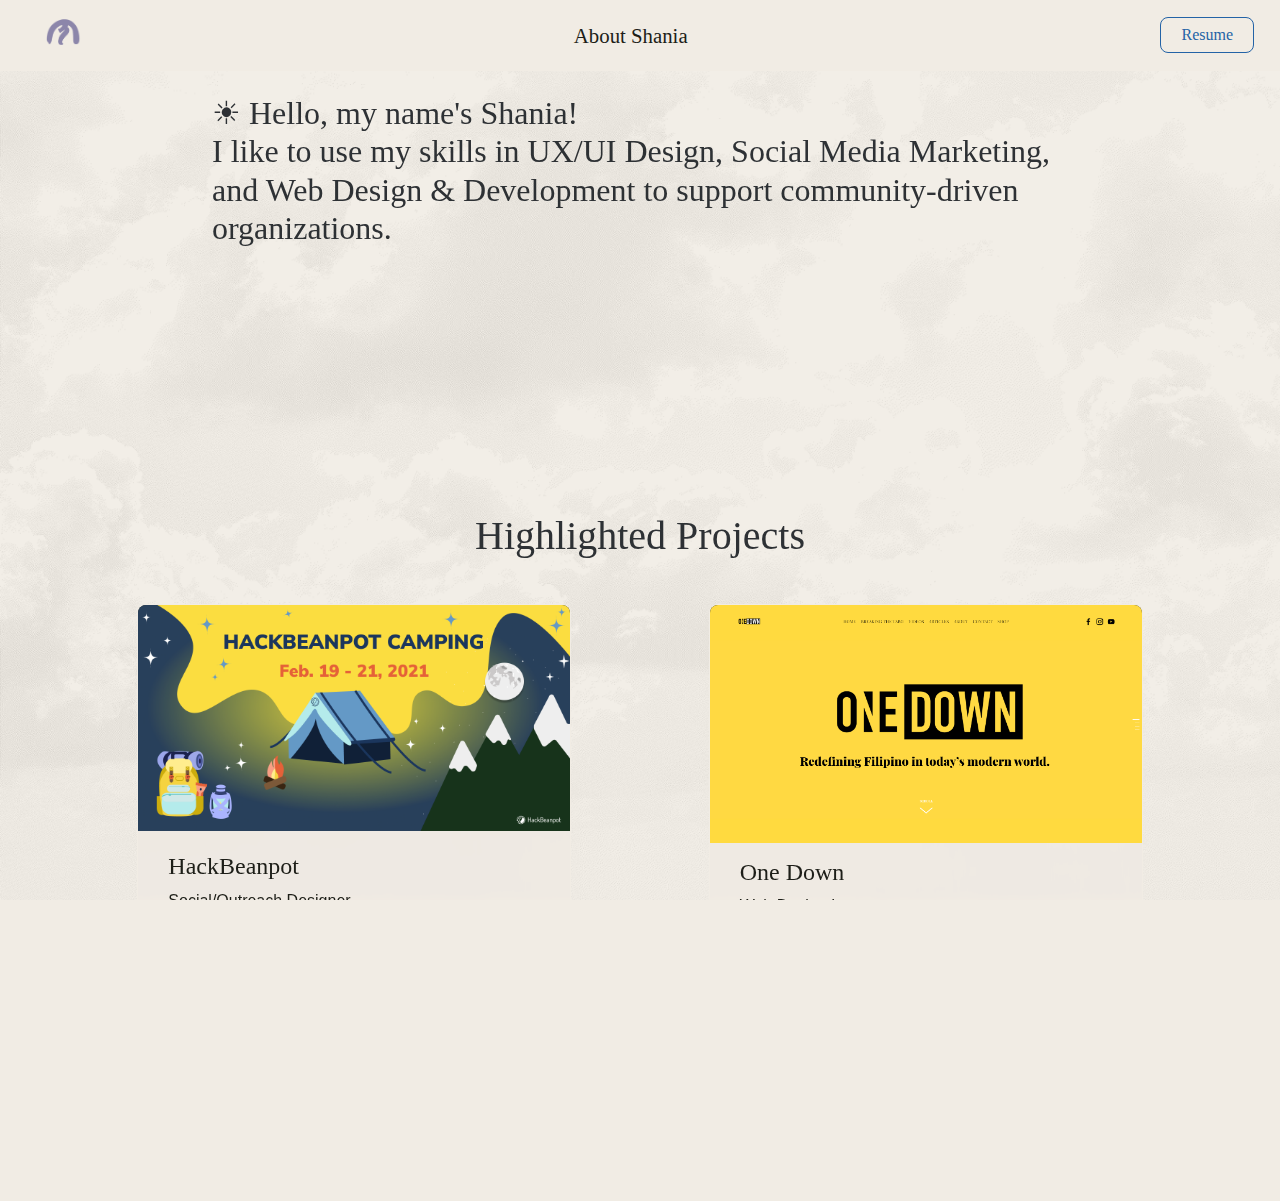
<file: index.html>
<!DOCTYPE html>
<html lang="en">
  <head>
    <meta charset="UTF-8" />
    <meta name="viewport" content="width=device-width, initial-scale=1.0" />
    <title>SLSA 2021 | Home </title>
    
    <link rel="shortcut icon" type="image/jpg" href="./favicon.ico"/>
    <meta name="author" content="Shania Ambros" />
    <meta
      name="keywords"
      content="Shania Ambros, design portfolio, student portfolio, web design folio, social media marketing"
    />
    <link
      rel="stylesheet"
      href="https://stackpath.bootstrapcdn.com/bootstrap/4.3.1/css/bootstrap.min.css"
      integrity="sha384-ggOyR0iXCbMQv3Xipma34MD+dH/1fQ784/j6cY/iJTQUOhcWr7x9JvoRxT2MZw1T"
      crossorigin="anonymous"
    />
    <link rel="preconnect" href="https://fonts.gstatic.com" />
    <link
      href="https://fonts.googleapis.com/css2?family=Open+Sans:ital,wght@0,400;0,600;0,700;1,400;1,600;1,700&display=swap"
      rel="stylesheet"
    />
    <link
      rel="stylesheet"
      href="https://cdn.jsdelivr.net/npm/bootstrap-icons@1.4.0/font/bootstrap-icons.css"
    />
    <link rel="stylesheet" href="./css/main.css" />
    <script src="https://cdnjs.cloudflare.com/ajax/libs/gsap/3.6.0/gsap.min.js"></script>
  </head>
  <body>
    
    <header class="sticky-top">
      <div class="bg-blur">
        <!--  <div class="animation-mode">
    <p >Click this toggle to turn off background animation</p>
    <label class="switch">
      <input type="checkbox" onclick="alert('Wait a minute, this is not available yet. You are interacting with a placeholder!')">
      <span class="slider round"></span>
    </label>
        </div>-->
        <nav class="navbar">
             <a id="navbrand-title" href="../index.html"> <img src="./components/assets/icon.png" class="logo-nav" alt="personal brand logo"></a> 
        
          <div class="nav-links">
           <!--  <a href="#" onclick="alert('Hold on, I am not ready yet! Click on the cards below to view available case studies.')">Case Studies</a>
            
            <a href="./components/case-studies.html">Case Studies</a>
            <a href="./components/visual-gallery.html">Multimedia Design</a>-->
            <a href="./components/about.html">About Shania</a>
              </div>
          <a href="https://drive.google.com/file/d/1TMIQtHU46NMOSLVnmwWF3fTO7fUM4Irm/view?usp=sharing" target="_blank" type="button" class="btn">Resume</a>
        </nav>
      </div>
    </header>

    <main id="home">
      <section class="homepage">
        <div class="homepage__threejs-animation"></div>
        <div class="homepage__text">
          <div class="introduction">
            <h2 id="rise">
              &#9728; Hello, my name's Shania!<br />
              I like to use my skills in UX/UI Design, Social Media Marketing, and Web Design & Development to support community-driven organizations.
            </h2>
            <br>
            <div class="homepage__CTA" id="rise2">
              <h4 >Currently looking for remote Fall 2021 Internships</h4>
             
              <ul> 
                <li>Let's connect!</li>
                <li><a href="mailto:ambros@simmons.edu">📧</a></li>
                <li>
                  <a href="https://instagram.com/isuratmo" target="_blank"
                    ><i class="bi bi-instagram"></i
                  ></a>
                </li>
                <li>
                  <a href="https://github.com/Ulam22" target="_blank"
                    ><i class="bi bi-github"></i
                  ></a>
                </li>
                <li>
                  <a href="https://linkedin.com/in/sambros" target="_blank"
                    ><i class="bi bi-linkedin"></i
                  ></a>
                </li>
              </ul>
            </div>
            
          </div>
        </div>
      
       
      </section>
      <section class="homepage__featured-work">
        <h1 id="rise">Highlighted Projects</h1>

        <div class="card-wrap">
          <!-- card one -->
           <a href="./components/hbp-concept.html"
              ><div class="card">
            <div class="card__img">
              <img src="./components/assets/HBP-Reveal.png" alt="#" />
            </div>
            <div class="card__body">
              <h4>HackBeanpot</h4>
              <p class="role">Social/Outreach Designer</p>
              <p>
               Developed a brand voice and theme concept for HackBeanpot's 9th annual hackathon.
         
              </p>
            </div>

           
              <div class="card__btn">
                <p>Read Case Study <i class="bi bi-arrow-right"></i></p></div
            >
          </div></a>

          <!-- card two 
          <a href="./components/visual-gallery.html#hbp-social">
            <div class="card">
              <div class="card__img">
                <img src="./components/assets/hbp_collage.png" alt="#" />
              </div>
              <div class="card__body">
                <h4>HackBeanpot Media Content</h4>
                <p class="role">Social/Outreach Designer</p>
                <p>
                  Produced design assets that engage hackers, sponsors, and
                  collaborators on our socials.
                </p>
              </div>

              <div class="card__btn">
                <p>View Social Posts <i class="bi bi-arrow-right"></i></p>
              </div></div
          ></a>-->

            <!-- card three -->
          <a href="./components/onedown.html">
            <div class="card">
              <div class="card__img">
                <img src="./components/assets/one-down-landing.png" alt="#" />
              </div>
              <div class="card__body">
                <h4>One Down</h4>
                <p class="role">Web Design Intern</p>
                <p>
                  Spearheaded a redesign project for One Down's Squarespace site.
              </div>
              <div class="card__btn">
                <p>Read Case Study <i class="bi bi-arrow-right"></i></p>
              </div></div
          ></a>
        </div>
      </section>
    </main>
    <script
      src="https://code.jquery.com/jquery-3.3.1.slim.min.js"
      integrity="sha384-q8i/X+965DzO0rT7abK41JStQIAqVgRVzpbzo5smXKp4YfRvH+8abtTE1Pi6jizo"
      crossorigin="anonymous"
    ></script>
    <script
      src="https://cdnjs.cloudflare.com/ajax/libs/popper.js/1.14.7/umd/popper.min.js"
      integrity="sha384-UO2eT0CpHqdSJQ6hJty5KVphtPhzWj9WO1clHTMGa3JDZwrnQq4sF86dIHNDz0W1"
      crossorigin="anonymous"
    ></script>
    <script
      src="https://stackpath.bootstrapcdn.com/bootstrap/4.3.1/js/bootstrap.min.js"
      integrity="sha384-JjSmVgyd0p3pXB1rRibZUAYoIIy6OrQ6VrjIEaFf/nJGzIxFDsf4x0xIM+B07jRM"
      crossorigin="anonymous"
    ></script>
    <script>
      gsap.fromTo(
        "#rise",
        { opacity: 0, y: 100 },
        { duration: 1, opacity: 1, y: 0}
      );
      
      gsap.fromTo(
        "#rise2",
        { opacity: 0, y: 60 },
        { delay: 1, duration: 1, opacity: 1, y: 0}
      );
    </script>
  
  </body>
</html>
</file>
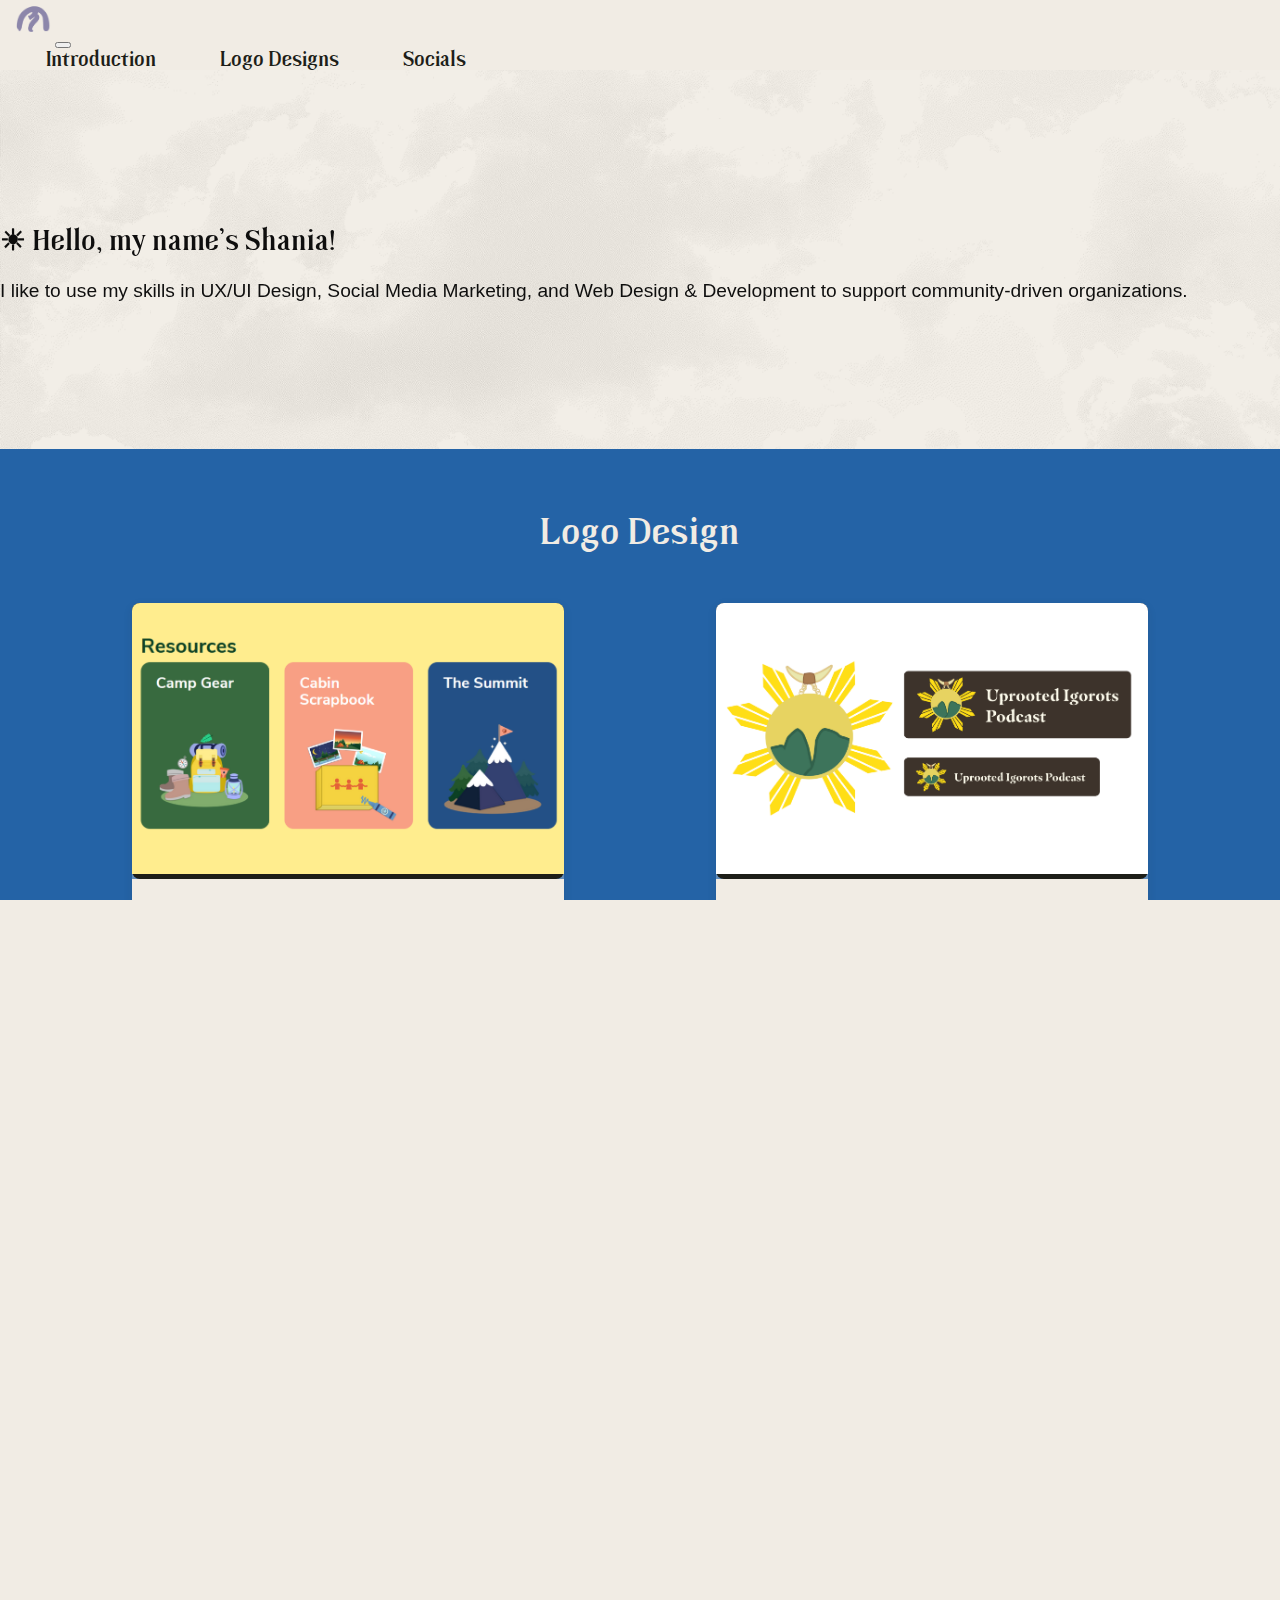
<file: brand_design.html>
<!DOCTYPE html>
<html lang="en">
  <head>
    <meta charset="UTF-8" />
    <meta http-equiv="X-UA-Compatible" content="IE=edge" />
    <meta name="viewport" content="width=device-width, initial-scale=1.0" />
    <title>SLSA | Brand Design</title>
    <!-- JavaScript Bundle with Popper -->
    <script
      src="https://cdn.jsdelivr.net/npm/bootstrap@5.0.0-beta3/dist/js/bootstrap.bundle.min.js"
      integrity="sha384-JEW9xMcG8R+pH31jmWH6WWP0WintQrMb4s7ZOdauHnUtxwoG2vI5DkLtS3qm9Ekf"
      crossorigin="anonymous"
    ></script>
    <link
      rel="stylesheet"
      href="https://cdn.jsdelivr.net/npm/bootstrap-icons@1.4.1/font/bootstrap-icons.css"
    />
    <link
      href="https://cdn.jsdelivr.net/npm/bootstrap@5.0.0-beta3/dist/css/bootstrap.min.css"
      rel="stylesheet"
      integrity="sha384-eOJMYsd53ii+scO/bJGFsiCZc+5NDVN2yr8+0RDqr0Ql0h+rP48ckxlpbzKgwra6"
      crossorigin="anonymous"
    />
    <script src="https://cdnjs.cloudflare.com/ajax/libs/gsap/3.6.0/gsap.min.js"></script>
    <link  rel="stylesheet" href="css/global.css" />
    <link rel="stylesheet" href="css/main.css" />
    <link rel="stylesheet" href="css/uma.css" />
  </head>
  <body>
    <header class="sticky-top">
      <div class="bg-blur">
      
        <nav class="navbar">
            
          
            <img
              src="./components/assets/icon.png"
              class="logo-nav"
              alt="personal brand logo"
          />

<button class="navbar-toggler" type="button" data-bs-toggle="collapse" data-bs-target="#navbarNav" aria-controls="navbarNav" aria-expanded="false" aria-label="Toggle navigation">
                <span class="navbar-toggler-icon"></span>
              </button>
          <div class="nav-links">
            <a href="#intro">Introduction</a>
            <a href="#gallery">Logo Designs</a>
            <a href="#socials">Socials</a>
          </div>
        </nav>
      </div>
    </header>
    <main>
<div id="intro">

    <div class="container">
<div id="rise">
     <h2 >
        &#9728; Hello, my name's Shania!</h2>
        <p>I like to use my skills in UX/UI Design, Social Media Marketing, and Web Design & Development to support community-driven organizations.
    </p>
</div>
       
    </div>
    
</div>
<div id="gallery">
   
           
    <h1>Logo Design</h1>
    <div class="card-wrap">
      <!-- card -->
       <div class="card">
        <div class="card__img">
          <img src="./components/assets/init5.png" alt="hackbeanpot live site logo components" />
        </div>
        <div class="card__body">
          <h4>HackBeanpot</h4>
          <p class="subtitle mb-2 text-muted">August 2020</p>
          <p>In collaboration with Nat Hsu, logo designs for hackathon resource folders</p>
        </div>
      </div>
           <!-- card -->
       <div class="card">
        <div class="card__img">
          <img src="./components/assets/uip_logo.png" alt="Build for Black Lives logos" />
        </div>
        <div class="card__body">
          <h4>Uprooted Igorots Podcast</h4>
          <p class="subtitle mb-2 text-muted">August 2020</p>
          <p>Three logo assets for the podcast platform and socials</p>
        </div>
      </div>  
<!-- card -->
<div class="card">
    <div class="card__img">
      <img src="./components/assets/icons.png" alt="Uprooted Igorots Logos" />
    </div>
    <div class="card__body">
      <h4>Build for Black Lives</h4>
      <p class="subtitle mb-2 text-muted">Summer 2020</p>
      <p>Iconography set used for social media posts and graphics</p>
    </div>
  </div>  
  <!-- card -->
  <div class="card">
    <div class="card__img">
      <img src="./components/assets/sweets.png" alt="Logo Designs for Mr.Nice Guy Sweets & Treats" />
    </div>
    <div class="card__body">
      <h4>Mr.Nice Guy Sweets & Treats</h4>
      <p class="subtitle mb-2 text-muted">Spring 2020</p>
      <p>Two iterations side by side. Design used for socials, stickers, and packaging.</p>
    </div>
  </div>  
    </div>
 
       
       
</div>
<div id="brand">

</div>

    </main>
    <footer id="socials"> 
 
          <ul>
            <li>
              <a href="https://instagram.com/isuratmo" target="_blank"
                ><i class="bi bi-instagram"></i
              ></a>
            </li>
            <li>
              <a href="https://github.com/Ulam22" target="_blank"
                ><i class="bi bi-github"></i
              ></a>
            </li>
            <li>
              <a href="https://linkedin.com/in/sambros" target="_blank"
                ><i class="bi bi-linkedin"></i
              ></a>
            </li>
           
          </ul>

    </footer>
    <script>
        gsap.fromTo(
          "#rise",
          { opacity: 0, y: 10 },
          { duration: 1, opacity: 1, y: 0}
        );
        
        gsap.fromTo(
          "#rise2",
          { opacity: 0, y: 60 },
          { delay: 1, duration: 1, opacity: 1, y: 0}
        );
      </script>
  </body>
</html>
</file>
<file: css/main.css>
/* width */
::-webkit-scrollbar {
  width: 10px;
}

/* Track */
::-webkit-scrollbar-track {
  background: #f1ece4;
}

/* Handle */
::-webkit-scrollbar-thumb {
  background: #1d1e18;
  border-radius: 8px;
}

/* Handle on hover */
::-webkit-scrollbar-thumb:hover {
  background: #2463a6;
  border-radius: 8px;
}

html {
  -webkit-box-sizing: border-box;
          box-sizing: border-box;
  overflow-x: hidden;
}

body {
  margin: 0;
  padding: 0;
  font-family: "Roboto", verdana, sans-serif;
  font-size: 1.2rem;
  width: 100vw;
  height: 100vh;
  background-color: #f1ece4;
  background-image: url("../components/assets/cloud-static-bg.png");
  background-repeat: no-repeat;
  background-size: cover;
  overflow-x: hidden;
}

/* The switch - the box around the slider */
.switch {
  position: relative;
  display: inline-block;
  width: 50px;
  height: 26px;
  margin: 0;
}

/* Hide default HTML checkbox */
.switch input {
  opacity: 0;
  width: 0;
  height: 0;
}

/* The slider */
.slider {
  position: absolute;
  cursor: pointer;
  top: 0;
  left: 0;
  right: 0;
  bottom: 0;
  background-color: #ccc;
  -webkit-transition: 0.4s;
  transition: 0.4s;
}

.slider:before {
  position: absolute;
  content: "";
  height: 18px;
  width: 18px;
  left: 4px;
  bottom: 4px;
  background-color: white;
  -webkit-transition: 0.4s;
  transition: 0.4s;
}

input:checked + .slider {
  background-color: #2463a6;
}

input:focus + .slider {
  -webkit-box-shadow: 0 0 1px #2463a6;
          box-shadow: 0 0 1px #2463a6;
}

input:checked + .slider:before {
  -webkit-transform: translateX(24px);
  transform: translateX(24px);
}

/* Rounded sliders */
.slider.round {
  border-radius: 34px;
}

.slider.round:before {
  border-radius: 50%;
}

h1,
h2,
h3,
h4 {
  font-family: "Tropikal", Georgia, serif;
}

a {
  color: #1d1e18;
}

a:hover {
  text-decoration: none;
  color: #2463a6;
}

.btn {
  color: #2463a6;
  padding: 5px 20px;
  margin: 0 10px;
  border: 1px solid #2463a6;
  border-radius: 8px;
}

.btn:hover {
  background-color: #2463a6;
  padding: 5px 20px;
  margin: 0 10px;
  border: 1px solid #2463a6;
  color: #f1ece4 !important;
}

.logo-nav {
  width: 35px;
}

.animation-mode {
  display: -webkit-box;
  display: -ms-flexbox;
  display: flex;
  -webkit-box-pack: end;
      -ms-flex-pack: end;
          justify-content: end;
  font-size: 0.8rem;
  background: #f1ece4;
  padding: 8px 25px;
  -webkit-box-align: center;
      -ms-flex-align: center;
          align-items: center;
}

.animation-mode p {
  margin-bottom: 0;
  margin-right: 15px;
}

/* Not avail for firefox and IE .bg-blur {
  background-color: rgba($color: #f1ece4, $alpha: 0.2);
  backdrop-filter: blur(8px);
  -webkit-backdrop-filter: blur(8px);
}*/
.bg-blur {
  background-color: #f1ece4;
}

.navbar a,
footer a {
  padding: 5px 20px;
  margin: 0 10px;
}

.navbar a:hover,
footer a:hover {
  color: #2463a6;
  text-decoration: none;
  border-bottom: 1px solid #2463a6;
}

.navbar a:focus,
footer a:focus {
  color: #2463a6;
  text-decoration: none;
  border-bottom: 1px solid #2463a6;
}

.navbar ul,
footer ul {
  padding: 0;
  margin: 0;
  list-style: none;
}

.navbar li,
footer li {
  display: -webkit-inline-box;
  display: -ms-inline-flexbox;
  display: inline-flex;
  -webkit-box-pack: justify;
      -ms-flex-pack: justify;
          justify-content: space-between;
}

.navbar {
  font-family: "Tropikal", Georgia, serif;
  font-size: 1.3rem;
}

.homepage {
  height: 40vh;
  width: 70vw;
  padding: 0 20px;
  margin: auto;
  display: -webkit-box;
  display: -ms-flexbox;
  display: flex;
  -webkit-box-align: center;
      -ms-flex-align: center;
          align-items: center;
}

.homepage .homepage__text {
  width: 50em;
  margin: auto;
}

.socials {
  z-index: 2;
  font-size: 1.6rem;
}

.socials .menu {
  display: block;
  position: absolute;
  right: 0;
  margin: 0 40px 0 25px;
}

.socials ul {
  text-align: right;
  list-style: none;
}

section {
  padding: 25px 0;
}

.homepage__featured-work {
  height: 100%;
}

.homepage__featured-work h1 {
  text-align: center;
  margin: 50px 0;
}

.card-wrap {
  display: -webkit-box;
  display: -ms-flexbox;
  display: flex;
  -webkit-box-orient: horizontal;
  -webkit-box-direction: normal;
      -ms-flex-direction: row;
          flex-direction: row;
  -ms-flex-wrap: wrap;
      flex-wrap: wrap;
  -webkit-box-pack: space-evenly;
      -ms-flex-pack: space-evenly;
          justify-content: space-evenly;
  margin-bottom: 5rem;
}

.card-wrap a {
  text-decoration: none;
  border: 1px solid #f1ece4;
  border-radius: 8px;
  margin-bottom: 2rem;
}

.card-wrap a:hover {
  text-decoration: none;
  border: 1px solid #f1ece4;
  color: #1d1e18;
  border-radius: 8px;
}

.card-wrap a:hover .card {
  -webkit-box-shadow: 0 0 10px 2px rgba(187, 164, 128, 0.1);
          box-shadow: 0 0 10px 2px rgba(187, 164, 128, 0.1);
  background-color: rgba(255, 255, 255, 0.6);
}

.card-wrap a:hover .card__btn {
  color: #2463a6;
}

.card-wrap .card {
  width: 27rem;
  border-radius: 8px !important;
  min-height: 100%;
  -webkit-box-pack: justify;
      -ms-flex-pack: justify;
          justify-content: space-between;
  backdrop-filter: blur(5px);
  -webkit-backdrop-filter: blur(5px);
  background-color: rgba(241, 236, 228, 0.3);
  border: transparent;
}

.card-wrap .card__img {
  background-color: #1d1e18;
  border-radius: 8px;
}

.card-wrap .card__img img {
  border-radius: 8px 8px 0 0;
  width: 100%;
  -o-object-fit: cover;
     object-fit: cover;
}

.card-wrap .card__body {
  padding: 15px 30px;
  display: -webkit-box;
  display: -ms-flexbox;
  display: flex;
  -webkit-box-orient: vertical;
  -webkit-box-direction: normal;
      -ms-flex-direction: column;
          flex-direction: column;
}

.card-wrap .card__body p {
  font-size: 1rem;
}

.card-wrap .card__body .role {
  font-size: 1rem;
}

.card-wrap .card__btn {
  color: #1d1e18;
  padding: 5px 15px;
  text-align: center;
  font-size: 1rem;
}

.card-wrap .card__btn p {
  -webkit-box-align: end;
      -ms-flex-align: end;
          align-items: flex-end;
}

footer {
  border-top: 1px solid #1d1e18;
  padding: 35px;
  display: -webkit-inline-box;
  display: -ms-inline-flexbox;
  display: inline-flex;
  width: 100vw;
  -webkit-box-align: baseline;
      -ms-flex-align: baseline;
          align-items: baseline;
  -webkit-box-pack: center;
      -ms-flex-pack: center;
          justify-content: center;
}

#about {
  width: 70vw;
  margin: auto;
}

#about .baybayin-animation {
  -webkit-box-pack: center;
      -ms-flex-pack: center;
          justify-content: center;
  display: -webkit-box;
  display: -ms-flexbox;
  display: flex;
}

#about .baybayin-animation .baybayin-header {
  font-family: "SISIL", Georgia, "Times New Roman", Times, serif;
  font-size: 10rem;
}

#about .baybayin-animation .about__intro {
  width: 50vw;
}

#about .baybayin-animation h3 {
  text-align: center;
}

#about .pronouns {
  vertical-align: super;
  font-size: 1rem;
  font-family: "Roboto", Verdana, Geneva, Tahoma, sans-serif;
}

#about .socials ul {
  padding: 0;
  margin: 0;
}

#about .socials .menu {
  display: block;
  right: 0;
  bottom: calc(20% - 5em);
  /*.socials-text {
     text-transform: uppercase;
     transform: rotate(90deg);
   }*/
}

#about .socials .menu li {
  text-align: center;
}

#about .socials .menu .devpost-icon {
  width: 36px;
}

#about .card-wrap a:hover .mini-card {
  -webkit-box-shadow: 0 0 10px 2px rgba(187, 164, 128, 0.1);
          box-shadow: 0 0 10px 2px rgba(187, 164, 128, 0.1);
  background-color: rgba(255, 255, 255, 0.6);
}

#about .mini-card {
  width: 15rem;
  border-radius: 8px !important;
  min-height: 100%;
  backdrop-filter: blur(5px);
  -webkit-backdrop-filter: blur(5px);
  background-color: rgba(241, 236, 228, 0.3);
  border: transparent;
}

#about .mini-card__img {
  border-radius: 8px;
}

#about .mini-card__img img {
  border-radius: 8px 8px 0 0;
  width: 100%;
  -o-object-fit: cover;
     object-fit: cover;
}

#about .mini-card p {
  text-align: center;
}

#about .mini-card .smaller-icon {
  width: 70px;
  display: -webkit-box;
  display: -ms-flexbox;
  display: flex;
  margin: auto;
  padding: 10px 0;
}

.pfp {
  width: 20vw;
  margin: auto;
}

.homepage__CTA {
  display: block;
  border-top: 1px solid #696178;
  border-bottom: 1px solid #1d1e18;
  padding: 1rem;
  margin-top: 1em;
}

.homepage__CTA ul {
  list-style: none;
  padding-left: 0;
}

.homepage__CTA ul li {
  display: inline-block;
  margin: 0 .5rem;
}
/*# sourceMappingURL=main.css.map */
</file>
<file: css/global.css>
@font-face {
  font-family: "Tropikal";
  src: url("../components/assets/tropikal-bold-webfont.woff") format("woff");
  font-weight: bold;
}

@font-face {
  font-family: "SISIL";
  src: url("../components/assets/BAYBAYINSISIL.woff") format("woff");
}
/*# sourceMappingURL=global.css.map */
</file>
<file: css/uma.css>
@use 'scss/global';
a {
  text-decoration: none;
}

nav {
  padding: 0 0 0 1rem;
  -webkit-box-pack: justify;
      -ms-flex-pack: justify;
          justify-content: space-between;
  border-bottom: none;
}

nav img {
  width: 36px;
}

h1 {
  text-align: center;
}

#intro {
  padding: 8rem 0;
}

#gallery {
  -webkit-clip-path: polygon(0 0, 0 80%, 100% 0, 100%, 0 100%);
          clip-path: polygon(0 0, 0 80%, 100% 0, 100%, 0 100%);
  padding: 2rem 0;
  background-color: #2463a6;
  color: #f1ece4;
}

#gallery h1 {
  margin: 2rem 0;
}

#gallery .svg {
  padding-top: 0;
  margin-top: 0;
}

#gallery .card__body {
  color: #0e1c2f;
}

#gallery .card {
  margin: 1.2rem;
}

footer {
  border: none;
}

.card {
  -webkit-box-shadow: 0 3px 10px 0 rgba(44, 43, 43, 0.1);
          box-shadow: 0 3px 10px 0 rgba(44, 43, 43, 0.1);
  border-radius: 5px;
}

.card .card__body {
  background-color: #f1ece4;
  border-radius: 0 0 8px 8px;
}
/*# sourceMappingURL=uma.css.map */
</file>
